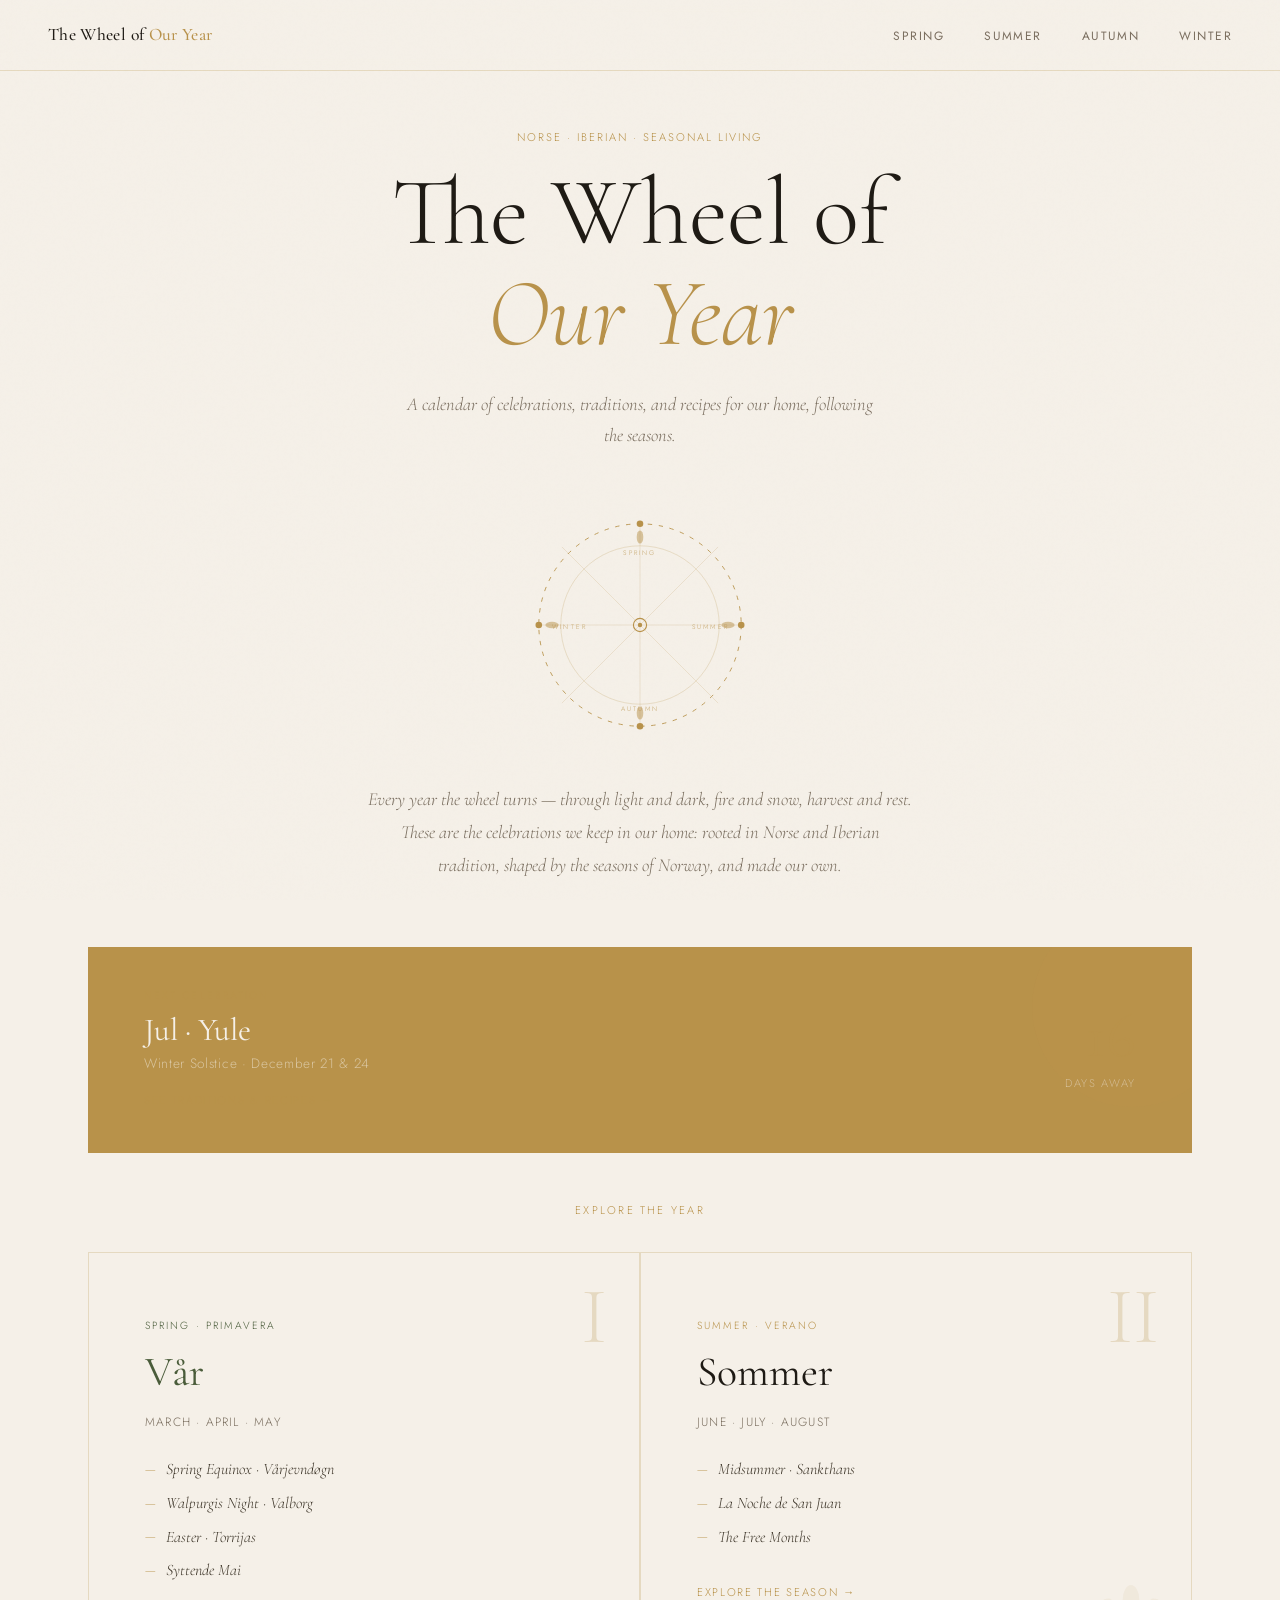
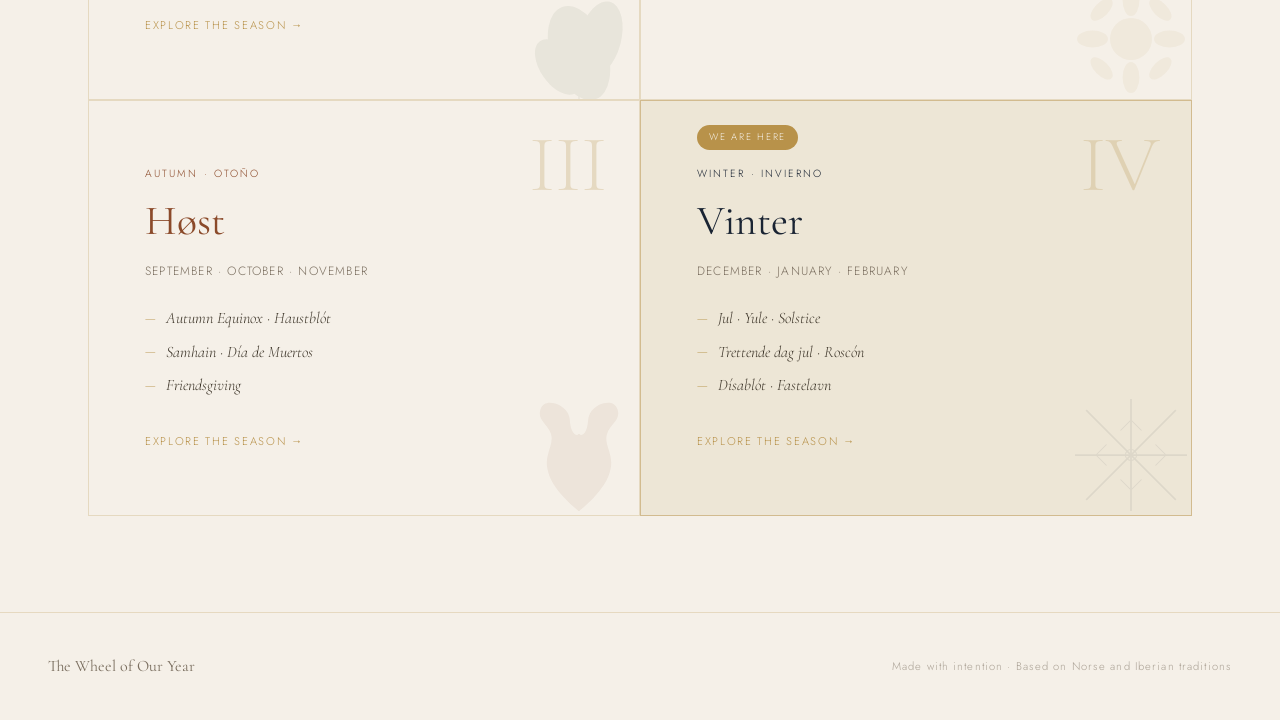
<file: index.html>
<!DOCTYPE html>
<html lang="en">
<head>
  <meta charset="UTF-8" />
  <meta name="viewport" content="width=device-width, initial-scale=1.0" />
  <title>The Wheel of Our Year</title>
  <link rel="stylesheet" href="css/style.css" />
  <style>
    /* Home-page specific */
    .home-intro {
      max-width: 640px;
      margin: 0 auto 4rem;
      text-align: center;
      padding: 0 3rem;
    }

    .home-intro p {
      font-family: 'Cormorant Garamond', serif;
      font-size: 1.15rem;
      font-style: italic;
      font-weight: 300;
      color: var(--ink-muted);
      line-height: 1.8;
    }

    /* Wheel SVG illustration */
    .wheel-container {
      display: flex;
      justify-content: center;
      margin: 0 auto 3rem;
      padding: 0 3rem;
    }

    .wheel-svg {
      width: 220px;
      height: 220px;
      animation: slowRotate 120s linear infinite;
    }

    @keyframes slowRotate {
      from { transform: rotate(0deg); }
      to { transform: rotate(360deg); }
    }

    /* Season card SVG botanical accents */
    .season-card .card-botanical {
      position: absolute;
      bottom: -10px;
      right: -10px;
      width: 140px;
      height: 140px;
      opacity: 0.07;
      transition: opacity 0.4s;
    }

    .season-card:hover .card-botanical { opacity: 0.13; }

    .seasons-section-label {
      text-align: center;
      font-size: 0.7rem;
      letter-spacing: 0.2em;
      text-transform: uppercase;
      color: var(--gold);
      margin-bottom: 2rem;
      padding: 0 3rem;
    }
  </style>
</head>
<body>

  <!-- Navigation -->
  <nav>
    <a href="index.html" class="nav-logo">The Wheel of <span>Our Year</span></a>
    <ul class="nav-links">
      <li><a href="spring/index.html">Spring</a></li>
      <li><a href="summer/index.html">Summer</a></li>
      <li><a href="autumn/index.html">Autumn</a></li>
      <li><a href="winter/index.html">Winter</a></li>
    </ul>
  </nav>

  <!-- Hero -->
  <header class="page-header">
    <span class="eyebrow fade-up fade-up-1">Norse · Iberian · Seasonal living</span>
    <h1 class="fade-up fade-up-2">The Wheel of<br><em>Our Year</em></h1>
    <p class="subtitle fade-up fade-up-3">A calendar of celebrations, traditions, and recipes for our home, following the seasons.</p>
  </header>

  <!-- Rotating wheel ornament -->
  <div class="wheel-container fade-up fade-up-3">
    <svg class="wheel-svg" viewBox="0 0 200 200" xmlns="http://www.w3.org/2000/svg">
      <!-- Outer ring -->
      <circle cx="100" cy="100" r="92" fill="none" stroke="#B8924A" stroke-width="0.8" stroke-dasharray="4 6"/>
      <!-- Inner ring -->
      <circle cx="100" cy="100" r="72" fill="none" stroke="#B8924A" stroke-width="0.4" opacity="0.5"/>
      <!-- Spokes -->
      <line x1="100" y1="8" x2="100" y2="192" stroke="#B8924A" stroke-width="0.4" opacity="0.4"/>
      <line x1="8" y1="100" x2="192" y2="100" stroke="#B8924A" stroke-width="0.4" opacity="0.4"/>
      <line x1="29" y1="29" x2="171" y2="171" stroke="#B8924A" stroke-width="0.4" opacity="0.4"/>
      <line x1="171" y1="29" x2="29" y2="171" stroke="#B8924A" stroke-width="0.4" opacity="0.4"/>
      <!-- Season markers -->
      <circle cx="100" cy="8" r="3" fill="#B8924A"/>
      <circle cx="192" cy="100" r="3" fill="#B8924A"/>
      <circle cx="100" cy="192" r="3" fill="#B8924A"/>
      <circle cx="8" cy="100" r="3" fill="#B8924A"/>
      <!-- Quarter labels -->
      <text x="100" y="36" text-anchor="middle" font-family="Jost, sans-serif" font-size="6" fill="#B8924A" letter-spacing="2" opacity="0.8">SPRING</text>
      <text x="164" y="104" text-anchor="middle" font-family="Jost, sans-serif" font-size="6" fill="#B8924A" letter-spacing="2" opacity="0.8">SUMMER</text>
      <text x="100" y="178" text-anchor="middle" font-family="Jost, sans-serif" font-size="6" fill="#B8924A" letter-spacing="2" opacity="0.8">AUTUMN</text>
      <text x="36" y="104" text-anchor="middle" font-family="Jost, sans-serif" font-size="6" fill="#B8924A" letter-spacing="2" opacity="0.8">WINTER</text>
      <!-- Centre -->
      <circle cx="100" cy="100" r="6" fill="none" stroke="#B8924A" stroke-width="1"/>
      <circle cx="100" cy="100" r="2" fill="#B8924A"/>
      <!-- Leaf motifs at cardinal points (tiny) -->
      <ellipse cx="100" cy="20" rx="3" ry="6" fill="#B8924A" opacity="0.5" transform="rotate(0 100 20)"/>
      <ellipse cx="180" cy="100" rx="3" ry="6" fill="#B8924A" opacity="0.5" transform="rotate(90 180 100)"/>
      <ellipse cx="100" cy="180" rx="3" ry="6" fill="#B8924A" opacity="0.5" transform="rotate(0 100 180)"/>
      <ellipse cx="20" cy="100" rx="3" ry="6" fill="#B8924A" opacity="0.5" transform="rotate(90 20 100)"/>
    </svg>
  </div>

  <!-- Intro text -->
  <div class="home-intro fade-up fade-up-4">
    <p>Every year the wheel turns — through light and dark, fire and snow, harvest and rest. These are the celebrations we keep in our home: rooted in Norse and Iberian tradition, shaped by the seasons of Norway, and made our own.</p>
  </div>

  <!-- Next celebration banner -->
  <div class="next-celebration fade-up fade-up-4" id="next-banner"></div>

  <!-- Season cards -->
  <p class="seasons-section-label fade-up fade-up-5">Explore the year</p>
  <div class="seasons-grid fade-up fade-up-5">

    <!-- Spring -->
    <a href="spring/index.html" class="season-card spring" id="card-spring">
      <span class="season-number">I</span>
      <span class="season-tag">Spring · Primavera</span>
      <h2>Vår</h2>
      <p class="season-months">March · April · May</p>
      <ul class="celebration-list">
        <li>Spring Equinox · Vårjevndøgn</li>
        <li>Walpurgis Night · Valborg</li>
        <li>Easter · Torrijas</li>
        <li>Syttende Mai</li>
      </ul>
      <div class="card-arrow">Explore the season →</div>
      <!-- Botanical: leaves -->
      <svg class="card-botanical" viewBox="0 0 200 200" xmlns="http://www.w3.org/2000/svg">
        <ellipse cx="100" cy="120" rx="40" ry="70" fill="#4A5C3A" transform="rotate(-20 100 120)"/>
        <ellipse cx="130" cy="100" rx="30" ry="55" fill="#4A5C3A" transform="rotate(15 130 100)"/>
        <ellipse cx="70" cy="140" rx="25" ry="45" fill="#4A5C3A" transform="rotate(-35 70 140)"/>
        <line x1="100" y1="190" x2="100" y2="80" stroke="#4A5C3A" stroke-width="2"/>
        <line x1="130" y1="155" x2="90" y2="130" stroke="#4A5C3A" stroke-width="1.5"/>
        <line x1="70" y1="165" x2="95" y2="145" stroke="#4A5C3A" stroke-width="1.5"/>
      </svg>
    </a>

    <!-- Summer -->
    <a href="summer/index.html" class="season-card summer" id="card-summer">
      <span class="season-number">II</span>
      <span class="season-tag">Summer · Verano</span>
      <h2>Sommer</h2>
      <p class="season-months">June · July · August</p>
      <ul class="celebration-list">
        <li>Midsummer · Sankthans</li>
        <li>La Noche de San Juan</li>
        <li>The Free Months</li>
      </ul>
      <div class="card-arrow">Explore the season →</div>
      <!-- Botanical: sun / flower -->
      <svg class="card-botanical" viewBox="0 0 200 200" xmlns="http://www.w3.org/2000/svg">
        <circle cx="100" cy="100" r="30" fill="#B8924A"/>
        <ellipse cx="100" cy="45" rx="12" ry="22" fill="#B8924A"/>
        <ellipse cx="100" cy="155" rx="12" ry="22" fill="#B8924A"/>
        <ellipse cx="45" cy="100" rx="12" ry="22" fill="#B8924A" transform="rotate(90 45 100)"/>
        <ellipse cx="155" cy="100" rx="12" ry="22" fill="#B8924A" transform="rotate(90 155 100)"/>
        <ellipse cx="58" cy="58" rx="10" ry="20" fill="#B8924A" transform="rotate(45 58 58)"/>
        <ellipse cx="142" cy="58" rx="10" ry="20" fill="#B8924A" transform="rotate(-45 142 58)"/>
        <ellipse cx="58" cy="142" rx="10" ry="20" fill="#B8924A" transform="rotate(-45 58 142)"/>
        <ellipse cx="142" cy="142" rx="10" ry="20" fill="#B8924A" transform="rotate(45 142 142)"/>
      </svg>
    </a>

    <!-- Autumn -->
    <a href="autumn/index.html" class="season-card autumn" id="card-autumn">
      <span class="season-number">III</span>
      <span class="season-tag">Autumn · Otoño</span>
      <h2>Høst</h2>
      <p class="season-months">September · October · November</p>
      <ul class="celebration-list">
        <li>Autumn Equinox · Haustblót</li>
        <li>Samhain · Día de Muertos</li>
        <li>Friendsgiving</li>
      </ul>
      <div class="card-arrow">Explore the season →</div>
      <!-- Botanical: oak leaf -->
      <svg class="card-botanical" viewBox="0 0 200 200" xmlns="http://www.w3.org/2000/svg">
        <path d="M100 180 C100 180 60 150 55 120 C50 100 65 85 60 70 C55 55 40 50 45 35 C50 20 70 25 80 35 C90 45 85 55 90 65 C95 75 100 70 100 70 C100 70 105 75 110 65 C115 55 110 45 120 35 C130 25 150 20 155 35 C160 50 145 55 140 70 C135 85 150 100 145 120 C140 150 100 180 100 180Z" fill="#8B4A2A"/>
        <line x1="100" y1="180" x2="100" y2="70" stroke="#8B4A2A" stroke-width="2"/>
        <line x1="100" y1="120" x2="75" y2="100" stroke="#8B4A2A" stroke-width="1.5"/>
        <line x1="100" y1="120" x2="125" y2="100" stroke="#8B4A2A" stroke-width="1.5"/>
        <line x1="100" y1="100" x2="80" y2="85" stroke="#8B4A2A" stroke-width="1"/>
        <line x1="100" y1="100" x2="120" y2="85" stroke="#8B4A2A" stroke-width="1"/>
      </svg>
    </a>

    <!-- Winter -->
    <a href="winter/index.html" class="season-card winter" id="card-winter">
      <span class="season-number">IV</span>
      <span class="season-tag">Winter · Invierno</span>
      <h2>Vinter</h2>
      <p class="season-months">December · January · February</p>
      <ul class="celebration-list">
        <li>Jul · Yule · Solstice</li>
        <li>Trettende dag jul · Roscón</li>
        <li>Dísablót · Fastelavn</li>
      </ul>
      <div class="card-arrow">Explore the season →</div>
      <!-- Botanical: snowflake / pine -->
      <svg class="card-botanical" viewBox="0 0 200 200" xmlns="http://www.w3.org/2000/svg">
        <line x1="100" y1="20" x2="100" y2="180" stroke="#1A2433" stroke-width="2.5"/>
        <line x1="20" y1="100" x2="180" y2="100" stroke="#1A2433" stroke-width="2.5"/>
        <line x1="36" y1="36" x2="164" y2="164" stroke="#1A2433" stroke-width="2.5"/>
        <line x1="164" y1="36" x2="36" y2="164" stroke="#1A2433" stroke-width="2.5"/>
        <line x1="100" y1="50" x2="85" y2="65" stroke="#1A2433" stroke-width="1.5"/>
        <line x1="100" y1="50" x2="115" y2="65" stroke="#1A2433" stroke-width="1.5"/>
        <line x1="100" y1="150" x2="85" y2="135" stroke="#1A2433" stroke-width="1.5"/>
        <line x1="100" y1="150" x2="115" y2="135" stroke="#1A2433" stroke-width="1.5"/>
        <line x1="50" y1="100" x2="65" y2="85" stroke="#1A2433" stroke-width="1.5"/>
        <line x1="50" y1="100" x2="65" y2="115" stroke="#1A2433" stroke-width="1.5"/>
        <line x1="150" y1="100" x2="135" y2="85" stroke="#1A2433" stroke-width="1.5"/>
        <line x1="150" y1="100" x2="135" y2="115" stroke="#1A2433" stroke-width="1.5"/>
        <circle cx="100" cy="100" r="8" fill="none" stroke="#1A2433" stroke-width="1.5"/>
        <circle cx="100" cy="100" r="3" fill="#1A2433"/>
      </svg>
    </a>

  </div>

  <!-- Footer -->
  <footer>
    <span class="footer-name">The Wheel of Our Year</span>
    <span class="footer-note">Made with intention · Based on Norse and Iberian traditions</span>
  </footer>

  <script>
    // ── Detect current season and next celebration ──
    const today = new Date();
    const month = today.getMonth() + 1; // 1–12
    const day = today.getDate();

    // Assign current season
    let currentSeason = '';
    if ((month === 3 && day >= 1) || month === 4 || month === 5) currentSeason = 'spring';
    else if (month === 6 || month === 7 || month === 8) currentSeason = 'summer';
    else if (month === 9 || month === 10 || month === 11) currentSeason = 'autumn';
    else currentSeason = 'winter';

    // Highlight current season card
    const currentCard = document.getElementById('card-' + currentSeason);
    if (currentCard) {
      currentCard.classList.add('current-season');
      const badge = document.createElement('span');
      badge.className = 'current-badge';
      badge.textContent = 'We are here';
      currentCard.prepend(badge);
    }

    // Next celebrations in order (month, day, name, date label, page)
    const celebrations = [
      { month: 3, day: 20, name: 'Spring Equinox', sub: 'Vårjevndøgn', date: 'March 19–21', page: 'spring/equinox.html' },
      { month: 4, day: 30, name: 'Walpurgis Night', sub: 'Valborg', date: 'April 30th', page: 'spring/walpurgis.html' },
      { month: 4, day: 10, name: 'Easter Weekend', sub: 'Påske · Torrijas', date: 'April (varies)', page: 'spring/easter.html' },
      { month: 5, day: 17, name: 'Syttende Mai', sub: 'Constitution Day', date: 'May 17th', page: 'spring/syttende-mai.html' },
      { month: 6, day: 23, name: 'Midsummer Eve', sub: 'Sankthans · San Juan', date: 'June 23rd', page: 'summer/midsummer.html' },
      { month: 8, day: 1,  name: 'First Harvest', sub: 'Freyfaxi', date: 'August 1st', page: 'summer/harvest.html' },
      { month: 9, day: 22, name: 'Autumn Equinox', sub: 'Haustblót', date: 'September 21–23', page: 'autumn/equinox.html' },
      { month: 10, day: 31, name: 'Samhain · Día de Muertos', sub: 'The ancestors\' weekend', date: 'October 31 – November 2', page: 'autumn/samhain.html' },
      { month: 11, day: 15, name: 'Friendsgiving', sub: 'Mid-November', date: 'Mid-November', page: 'autumn/friendsgiving.html' },
      { month: 12, day: 21, name: 'Jul · Yule', sub: 'Winter Solstice', date: 'December 21 & 24', page: 'winter/yule.html' },
      { month: 1,  day: 12, name: 'Midwinter', sub: 'The Long Rest', date: 'Early January', page: 'winter/midwinter.html' },
      { month: 1,  day: 6,  name: 'Trettende dag jul', sub: 'Roscón de Reyes', date: 'January 6th', page: 'winter/trettende.html' },
      { month: 2,  day: 2,  name: 'Dísablót · Fastelavn', sub: 'The Last Dark', date: 'February 1–2', page: 'winter/disablot.html' },
    ];

    function daysUntil(month, day) {
      const target = new Date(today.getFullYear(), month - 1, day);
      if (target < today) target.setFullYear(today.getFullYear() + 1);
      const diff = Math.ceil((target - today) / (1000 * 60 * 60 * 24));
      return diff;
    }

    // Find nearest upcoming
    let next = null;
    let minDays = Infinity;
    for (const c of celebrations) {
      const d = daysUntil(c.month, c.day);
      if (d < minDays) { minDays = d; next = c; }
    }

    if (next) {
      const banner = document.getElementById('next-banner');
      banner.innerHTML = `
        <div class="next-celebration-inner">
          <div>
            <span class="next-label">Next celebration</span>
            <div class="next-name">${next.name}</div>
            <div class="next-date">${next.sub} · ${next.date}</div>
            <a href="${next.page}" class="next-link">See traditions & recipes →</a>
          </div>
          <div class="next-days">
            <span class="days-number">${minDays}</span>
            <span class="days-label">days away</span>
          </div>
        </div>
      `;
    }
  </script>

</body>
</html>
</file>
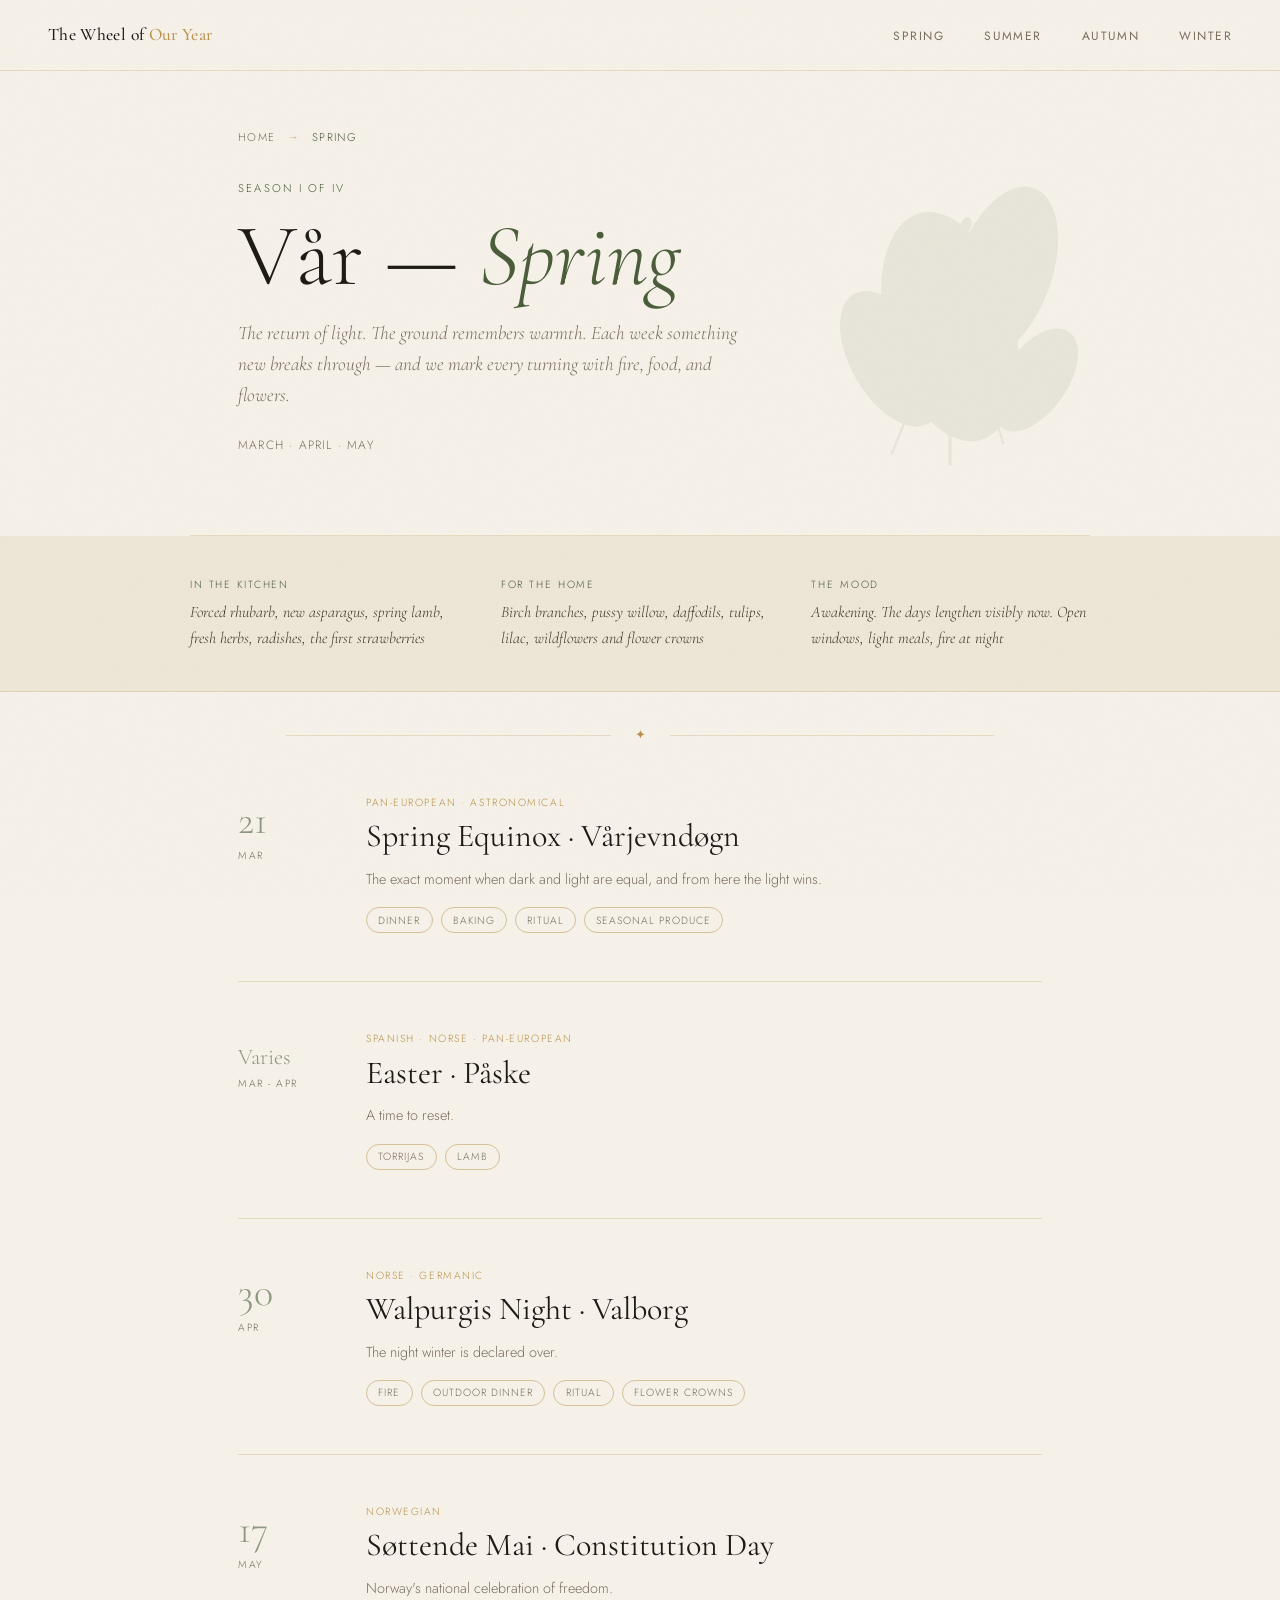
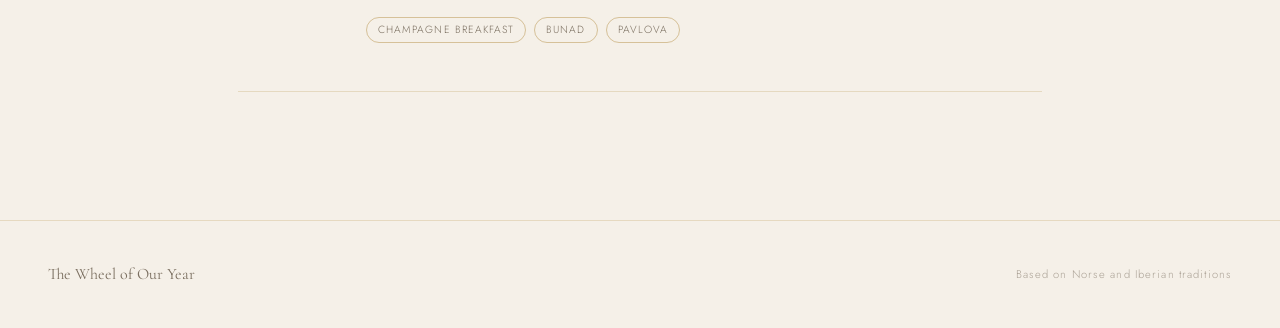
<file: spring/index.html>
<!DOCTYPE html>
<html lang="en">
<head>
  <meta charset="UTF-8" />
  <meta name="viewport" content="width=device-width, initial-scale=1.0" />
  <title>Spring · The Wheel of Our Year</title>
  <link rel="stylesheet" href="../css/style.css" />
  <style>
    /* Spring colour overrides */
    :root {
      --season-color: #4A5C3A;
      --season-light: #7A9A62;
      --season-pale: #EEF3E8;
    }

    .season-hero { border-bottom: 1px solid var(--border); margin-bottom: 0; }
    .season-hero .season-label { color: var(--moss); }
    .season-hero h1 { color: var(--ink); }
    .season-hero h1 em { color: var(--moss); font-style: italic; }

    /* Botanical background accent */
    .hero-botanical {
      position: absolute;
      right: -20px;
      top: 60px;
      width: 320px;
      opacity: 0.08;
      pointer-events: none;
    }

    /* Season intro band */
    .season-intro-band {
      background: var(--parchment);
      border-bottom: 1px solid var(--border);
      padding: 2.5rem 3rem;
    }

    .season-intro-band-inner {
      max-width: 900px;
      margin: 0 auto;
      display: grid;
      grid-template-columns: 1fr 1fr 1fr;
      gap: 2rem;
    }

    .band-item {}

    .band-item-label {
      font-size: 0.65rem;
      letter-spacing: 0.18em;
      text-transform: uppercase;
      color: var(--moss);
      margin-bottom: 0.4rem;
      display: block;
    }

    .band-item-text {
      font-family: 'Cormorant Garamond', serif;
      font-size: 1rem;
      font-style: italic;
      color: var(--ink-soft);
      line-height: 1.6;
    }

    /* Celebrations list page-specific tweaks */
    .celebration-entry.upcoming .cel-title {
      color: var(--moss);
    }

    .celebration-entry .cel-date-day {
      color: var(--moss);
      opacity: 0.6;
    }

    /* Section divider with botanical */
    .section-divider {
      display: flex;
      align-items: center;
      justify-content: center;
      padding: 2rem 3rem 0;
      max-width: 900px;
      margin: 0 auto;
    }

    .section-divider-line {
      flex: 1;
      height: 1px;
      background: var(--border);
    }

    .section-divider-ornament {
      margin: 0 1.5rem;
      color: var(--gold);
      font-size: 0.8rem;
    }

    @media (max-width: 768px) {
      .season-intro-band { padding: 2rem 1.5rem; }
      .season-intro-band-inner { grid-template-columns: 1fr; gap: 1rem; }
      .hero-botanical { display: none; }
    }
  </style>
</head>
<body>

  <!-- Navigation -->
  <nav>
    <a href="../index.html" class="nav-logo">The Wheel of <span>Our Year</span></a>
    <ul class="nav-links">
      <li><a href="../spring/index.html">Spring</a></li>
      <li><a href="../summer/index.html">Summer</a></li>
      <li><a href="../autumn/index.html">Autumn</a></li>
      <li><a href="../winter/index.html">Winter</a></li>
    </ul>
  </nav>

  <!-- Season hero -->
  <div class="season-hero fade-up fade-up-1">
    <div class="breadcrumb" style="margin-bottom: 2rem;">
      <a href="../index.html">Home</a>
      <span>→</span>
      <span style="color: var(--moss);">Spring</span>
    </div>

    <span class="season-label">Season I of IV</span>
    <h1>Vår — <em>Spring</em></h1>
    <p class="season-desc">The return of light. The ground remembers warmth. Each week something new breaks through — and we mark every turning with fire, food, and flowers.</p>
    <p class="season-months-row">March · April · May</p>

    <!-- Botanical decoration: large spring leaves -->
    <svg class="hero-botanical" viewBox="0 0 300 400" xmlns="http://www.w3.org/2000/svg">
      <ellipse cx="150" cy="250" rx="60" ry="110" fill="#4A5C3A" transform="rotate(-15 150 250)"/>
      <ellipse cx="200" cy="200" rx="45" ry="85" fill="#4A5C3A" transform="rotate(20 200 200)"/>
      <ellipse cx="95" cy="280" rx="38" ry="70" fill="#4A5C3A" transform="rotate(-30 95 280)"/>
      <ellipse cx="230" cy="300" rx="30" ry="55" fill="#4A5C3A" transform="rotate(35 230 300)"/>
      <!-- Stems -->
      <line x1="150" y1="380" x2="150" y2="180" stroke="#4A5C3A" stroke-width="3"/>
      <line x1="200" y1="360" x2="165" y2="240" stroke="#4A5C3A" stroke-width="2"/>
      <line x1="95" y1="370" x2="140" y2="260" stroke="#4A5C3A" stroke-width="2"/>
      <!-- Small buds -->
      <ellipse cx="148" cy="175" rx="6" ry="10" fill="#4A5C3A"/>
      <ellipse cx="165" cy="155" rx="5" ry="8" fill="#4A5C3A" transform="rotate(20 165 155)"/>
      <ellipse cx="135" cy="165" rx="4" ry="7" fill="#4A5C3A" transform="rotate(-20 135 165)"/>
    </svg>
  </div>

  <!-- Info band -->
  <div class="season-intro-band fade-up fade-up-2">
    <div class="season-intro-band-inner">
      <div class="band-item">
        <span class="band-item-label">In the kitchen</span>
        <p class="band-item-text">Forced rhubarb, new asparagus, spring lamb, fresh herbs, radishes, the first strawberries</p>
      </div>
      <div class="band-item">
        <span class="band-item-label">For the home</span>
        <p class="band-item-text">Birch branches, pussy willow, daffodils, tulips, lilac, wildflowers and flower crowns</p>
      </div>
      <div class="band-item">
        <span class="band-item-label">The mood</span>
        <p class="band-item-text">Awakening. The days lengthen visibly now. Open windows, light meals, fire at night</p>
      </div>
    </div>
  </div>

  <!-- Celebrations list -->
  <div class="celebrations-list">

    <div class="section-divider fade-up fade-up-2">
      <div class="section-divider-line"></div>
      <span class="section-divider-ornament">✦</span>
      <div class="section-divider-line"></div>
    </div>

    <!-- Spring Equinox -->
    <a href="equinox.html" class="celebration-entry fade-up fade-up-3">
      <div class="cel-date-col">
        <span class="cel-date-day">21</span>
        <span class="cel-date-month">Mar</span>
      </div>
      <div class="cel-content">
        <span class="cel-origin">Pan-European · Astronomical</span>
        <h2 class="cel-title">Spring Equinox · Vårjevndøgn</h2>
        <p class="cel-description">The exact moment when dark and light are equal, and from here the light wins.</p>
        <div class="cel-tags">
          <span class="cel-tag">Dinner</span>
          <span class="cel-tag">Baking</span>
          <span class="cel-tag">Ritual</span>
          <span class="cel-tag">Seasonal produce</span>
        </div>
      </div>
      <span class="cel-arrow">→</span>
    </a>

    <!-- Easter -->
    <a href="easter.html" class="celebration-entry fade-up fade-up-4">
      <div class="cel-date-col">
        <span class="cel-date-day" style="font-size: 1.4rem; padding-top: 0.6rem;">Varies</span>
        <span class="cel-date-month">Mar - Apr</span>
      </div>
      <div class="cel-content">
        <span class="cel-origin">Spanish · Norse · Pan-European</span>
        <h2 class="cel-title">Easter · Påske</h2>
        <p class="cel-description">A time to reset.</p>
        <div class="cel-tags">
          <span class="cel-tag">Torrijas</span>
          <span class="cel-tag">Lamb</span>
        </div>
      </div>
      <span class="cel-arrow">→</span>
    </a>
    
    <!-- Walpurgis -->
    <a href="walpurgis.html" class="celebration-entry fade-up fade-up-3">
      <div class="cel-date-col">
        <span class="cel-date-day">30</span>
        <span class="cel-date-month">Apr</span>
      </div>
      <div class="cel-content">
        <span class="cel-origin">Norse · Germanic</span>
        <h2 class="cel-title">Walpurgis Night · Valborg</h2>
        <p class="cel-description">The night winter is declared over.</p>
        <div class="cel-tags">
          <span class="cel-tag">Fire</span>
          <span class="cel-tag">Outdoor dinner</span>
          <span class="cel-tag">Ritual</span>
          <span class="cel-tag">Flower crowns</span>
        </div>
      </div>
      <span class="cel-arrow">→</span>
    </a>

    <!-- Syttende Mai -->
    <a href="syttende-mai.html" class="celebration-entry fade-up fade-up-4">
      <div class="cel-date-col">
        <span class="cel-date-day">17</span>
        <span class="cel-date-month">May</span>
      </div>
      <div class="cel-content">
        <span class="cel-origin">Norwegian</span>
        <h2 class="cel-title">Søttende Mai · Constitution Day</h2>
        <p class="cel-description">Norway's national celebration of freedom.</p>
        <div class="cel-tags">
          <span class="cel-tag">Champagne breakfast</span>
          <span class="cel-tag">Bunad</span>
          <span class="cel-tag">Pavlova</span>
        </div>
      </div>
      <span class="cel-arrow">→</span>
    </a>

  </div>

  <!-- Footer -->
  <footer>
    <span class="footer-name">The Wheel of Our Year</span>
    <span class="footer-note">Based on Norse and Iberian traditions</span>
  </footer>

</body>
</html>
</file>
<file: css/style.css>
@import url('https://fonts.googleapis.com/css2?family=Cormorant+Garamond:ital,wght@0,300;0,400;0,500;0,600;1,300;1,400;1,500&family=Jost:wght@300;400;500&display=swap');

/* ── Variables ── */
:root {
  --cream: #F5F0E8;
  --parchment: #EDE6D6;
  --ink: #1E1A14;
  --ink-soft: #3D3529;
  --ink-muted: #7A6E5F;
  --gold: #B8924A;
  --gold-light: #D4AF72;
  --gold-pale: #F0E0B8;
  --moss: #4A5C3A;
  --pastel-green: #B7E585;
  --rust: #8B4A2A;
  --midnight: #1A2433;
  --border: rgba(184, 146, 74, 0.25);
  --border-strong: rgba(184, 146, 74, 0.5);

  --font-display: 'Cormorant Garamond', Georgia, serif;
  --font-body: 'Jost', sans-serif;
}

/* ── Reset ── */
*, *::before, *::after { box-sizing: border-box; margin: 0; padding: 0; }
html { scroll-behavior: smooth; }

body {
  background-color: var(--cream);
  color: var(--ink);
  font-family: var(--font-body);
  font-weight: 300;
  font-size: 16px;
  line-height: 1.7;
  min-height: 100vh;
  overflow-x: hidden;
}

/* ── Noise texture overlay ── */
body::before {
  content: '';
  position: fixed;
  inset: 0;
  background-image: url("data:image/svg+xml,%3Csvg viewBox='0 0 256 256' xmlns='http://www.w3.org/2000/svg'%3E%3Cfilter id='noise'%3E%3CfeTurbulence type='fractalNoise' baseFrequency='0.9' numOctaves='4' stitchTiles='stitch'/%3E%3C/filter%3E%3Crect width='100%25' height='100%25' filter='url(%23noise)' opacity='0.04'/%3E%3C/svg%3E");
  pointer-events: none;
  z-index: 1000;
  opacity: 0.4;
}

/* ── Navigation ── */
nav {
  position: fixed;
  top: 0;
  left: 0;
  right: 0;
  z-index: 100;
  padding: 1.25rem 3rem;
  display: flex;
  align-items: center;
  justify-content: space-between;
  background: rgba(245, 240, 232, 0.88);
  backdrop-filter: blur(12px);
  border-bottom: 1px solid var(--border);
}

.nav-logo {
  font-family: var(--font-display);
  font-size: 1.1rem;
  font-weight: 500;
  color: var(--ink);
  text-decoration: none;
  letter-spacing: 0.02em;
}

.nav-logo span {
  color: var(--gold);
}

.nav-links {
  display: flex;
  gap: 2.5rem;
  list-style: none;
}

.nav-links a {
  font-family: var(--font-body);
  font-size: 0.75rem;
  font-weight: 400;
  letter-spacing: 0.12em;
  text-transform: uppercase;
  color: var(--ink-muted);
  text-decoration: none;
  transition: color 0.2s;
}

.nav-links a:hover { color: var(--gold); }

/* ── Page header ── */
.page-header {
  padding: 8rem 3rem 4rem;
  text-align: center;
  position: relative;
}

.page-header .eyebrow {
  font-family: var(--font-body);
  font-size: 0.7rem;
  letter-spacing: 0.18em;
  text-transform: uppercase;
  color: var(--gold);
  margin-bottom: 1rem;
  display: block;
}

.page-header h1 {
  font-family: var(--font-display);
  font-size: clamp(3rem, 8vw, 6rem);
  font-weight: 300;
  line-height: 1.05;
  color: var(--ink);
  margin-bottom: 1.5rem;
}

.page-header h1 em {
  font-style: italic;
  color: var(--gold);
}

.page-header .subtitle {
  font-family: var(--font-display);
  font-size: 1.15rem;
  font-style: italic;
  color: var(--ink-muted);
  font-weight: 300;
  max-width: 480px;
  margin: 0 auto;
}

/* ── Divider ornament ── */
.ornament {
  display: flex;
  align-items: center;
  justify-content: center;
  gap: 1rem;
  margin: 2rem 0;
  color: var(--gold);
  font-size: 0.7rem;
  letter-spacing: 0.2em;
}

.ornament::before,
.ornament::after {
  content: '';
  flex: 1;
  max-width: 120px;
  height: 1px;
  background: linear-gradient(to right, transparent, var(--gold-light));
}

.ornament::after {
  background: linear-gradient(to left, transparent, var(--gold-light));
}

/* ── Season cards (home page) ── */
.seasons-grid {
  display: grid;
  grid-template-columns: repeat(2, 1fr);
  gap: 0;
  max-width: 1200px;
  margin: 0 auto;
  padding: 0 3rem 6rem;
}

.season-card {
  position: relative;
  padding: 4rem 3.5rem;
  border: 1px solid var(--border);
  text-decoration: none;
  color: inherit;
  overflow: hidden;
  transition: background 0.4s;
  cursor: pointer;
  display: block;
}

.season-card::before {
  content: '';
  position: absolute;
  inset: 0;
  opacity: 0;
  transition: opacity 0.4s;
}

.season-card:hover::before { opacity: 1; }

.season-card.spring::before { background: rgba(213, 240, 183, 0.04); }
.season-card.summer::before { background: rgba(184, 146, 74, 0.06); }
.season-card.autumn::before { background: rgba(139, 74, 42, 0.06); }
.season-card.winter::before { background: rgba(26, 36, 51, 0.06); }

.season-card .season-number {
  font-family: var(--font-display);
  font-size: 5rem;
  font-weight: 300;
  color: var(--border);
  position: absolute;
  top: 1.5rem;
  right: 2rem;
  line-height: 1;
  transition: color 0.4s;
}

.season-card:hover .season-number { color: rgba(184, 146, 74, 0.2); }

.season-card .season-tag {
  font-size: 0.65rem;
  letter-spacing: 0.2em;
  text-transform: uppercase;
  margin-bottom: 1rem;
  display: block;
}

.season-card.spring .season-tag { color: var(--moss); }
.season-card.summer .season-tag { color: var(--gold); }
.season-card.autumn .season-tag { color: var(--rust); }
.season-card.winter .season-tag { color: var(--midnight); }

.season-card h2 {
  font-family: var(--font-display);
  font-size: 2.6rem;
  font-weight: 400;
  line-height: 1.1;
  margin-bottom: 1rem;
  transition: color 0.3s;
}

.season-card.spring h2 { color: var(--moss); }
.season-card.summer h2 { color: var(--ink); }
.season-card.autumn h2 { color: var(--rust); }
.season-card.winter h2 { color: var(--midnight); }

.season-card .season-months {
  font-size: 0.75rem;
  letter-spacing: 0.1em;
  color: var(--ink-muted);
  margin-bottom: 1.5rem;
  text-transform: uppercase;
}

.season-card .celebration-list {
  list-style: none;
  display: flex;
  flex-direction: column;
  gap: 0.4rem;
}

.season-card .celebration-list li {
  font-family: var(--font-display);
  font-size: 1rem;
  font-style: italic;
  color: var(--ink-soft);
  display: flex;
  align-items: center;
  gap: 0.6rem;
}

.season-card .celebration-list li::before {
  content: '—';
  color: var(--gold);
  font-style: normal;
  font-size: 0.8rem;
}

.season-card .card-arrow {
  margin-top: 2rem;
  font-size: 0.7rem;
  letter-spacing: 0.15em;
  text-transform: uppercase;
  color: var(--gold);
  display: flex;
  align-items: center;
  gap: 0.5rem;
  transition: gap 0.3s;
}

.season-card:hover .card-arrow { gap: 0.8rem; }

.season-card.current-season {
  background: var(--parchment);
  border-color: var(--border-strong);
}

.season-card.current-season .current-badge {
  position: absolute;
  top: 1.5rem;
  left: 3.5rem;
  font-size: 0.6rem;
  letter-spacing: 0.18em;
  text-transform: uppercase;
  color: var(--cream);
  background: var(--gold);
  padding: 0.25rem 0.75rem;
  border-radius: 20px;
}

/* ── Next celebration banner ── */
.next-celebration {
  max-width: 1200px;
  margin: 0 auto 3rem;
  padding: 0 3rem;
}

.next-celebration-inner {
  background: var(--gold);
  color: var(--cream);
  padding: 2.5rem 3.5rem;
  display: flex;
  align-items: center;
  justify-content: space-between;
  gap: 2rem;
  position: relative;
  overflow: hidden;
}

.next-celebration-inner::before {
  content: '';
  position: absolute;
  top: -40px;
  right: -40px;
  width: 200px;
  height: 200px;
  border-radius: 50%;
  background: rgba(184, 146, 74, 0.08);
}

.next-label {
  font-size: 0.65rem;
  letter-spacing: 0.2em;
  text-transform: uppercase;
  color: var(--gold);
  margin-bottom: 0.5rem;
  display: block;
}

.next-name {
  font-family: var(--font-display);
  font-size: 2rem;
  font-weight: 400;
  line-height: 1.1;
  margin-bottom: 0.3rem;
}

.next-date {
  font-size: 0.85rem;
  color: rgba(245, 240, 232, 0.55);
  letter-spacing: 0.05em;
}

.next-days {
  text-align: right;
  flex-shrink: 0;
}

.next-days .days-number {
  font-family: var(--font-display);
  font-size: 4rem;
  font-weight: 300;
  color: var(--gold);
  line-height: 1;
  display: block;
}

.next-days .days-label {
  font-size: 0.7rem;
  letter-spacing: 0.15em;
  text-transform: uppercase;
  color: rgba(245, 240, 232, 0.5);
}

.next-link {
  display: inline-flex;
  align-items: center;
  gap: 0.5rem;
  margin-top: 1rem;
  font-size: 0.7rem;
  letter-spacing: 0.15em;
  text-transform: uppercase;
  color: var(--gold);
  text-decoration: none;
  transition: gap 0.3s;
}

.next-link:hover { gap: 0.8rem; }

/* ── Season page celebrations list ── */
.celebrations-list {
  max-width: 900px;
  margin: 0 auto;
  padding: 0 3rem 8rem;
}

.celebration-entry {
  display: grid;
  grid-template-columns: 80px 1fr;
  gap: 0 3rem;
  padding: 3rem 0;
  border-bottom: 1px solid var(--border);
  text-decoration: none;
  color: inherit;
  position: relative;
  transition: padding-left 0.3s;
}

.celebration-entry:hover { padding-left: 0.5rem; }

.celebration-entry:first-child { border-top: 1px solid var(--border); }

.cel-date-col {
  padding-top: 0.35rem;
}

.cel-date-day {
  font-family: var(--font-display);
  font-size: 2.5rem;
  font-weight: 300;
  color: var(--gold-light);
  line-height: 1;
  display: block;
}

.cel-date-month {
  font-size: 0.65rem;
  letter-spacing: 0.15em;
  text-transform: uppercase;
  color: var(--ink-muted);
}

.cel-content {}

.cel-origin {
  font-size: 0.65rem;
  letter-spacing: 0.15em;
  text-transform: uppercase;
  color: var(--gold);
  margin-bottom: 0.4rem;
  display: block;
}

.cel-title {
  font-family: var(--font-display);
  font-size: 2rem;
  font-weight: 400;
  line-height: 1.15;
  margin-bottom: 0.75rem;
  color: var(--ink);
}

.cel-description {
  font-size: 0.9rem;
  color: var(--ink-muted);
  line-height: 1.7;
  max-width: 540px;
  margin-bottom: 1rem;
}

.cel-tags {
  display: flex;
  gap: 0.5rem;
  flex-wrap: wrap;
}

.cel-tag {
  font-size: 0.65rem;
  letter-spacing: 0.1em;
  text-transform: uppercase;
  padding: 0.2rem 0.7rem;
  border: 1px solid var(--border-strong);
  color: var(--ink-muted);
  border-radius: 20px;
}

.cel-arrow {
  position: absolute;
  right: 0;
  top: 50%;
  transform: translateY(-50%);
  font-size: 1.2rem;
  color: var(--gold);
  opacity: 0;
  transition: opacity 0.3s, right 0.3s;
}

.celebration-entry:hover .cel-arrow {
  opacity: 1;
  right: -0.3rem;
}

/* ── Season page header ── */
.season-hero {
  padding: 8rem 3rem 5rem;
  max-width: 900px;
  margin: 0 auto;
  position: relative;
}

.season-hero .back-link {
  display: inline-flex;
  align-items: center;
  gap: 0.5rem;
  font-size: 0.7rem;
  letter-spacing: 0.15em;
  text-transform: uppercase;
  color: var(--ink-muted);
  text-decoration: none;
  margin-bottom: 3rem;
  transition: color 0.2s, gap 0.3s;
}

.season-hero .back-link:hover { color: var(--gold); gap: 0.7rem; }

.season-hero .season-label {
  font-size: 0.7rem;
  letter-spacing: 0.2em;
  text-transform: uppercase;
  margin-bottom: 0.75rem;
  display: block;
}

.season-hero h1 {
  font-family: var(--font-display);
  font-size: clamp(3.5rem, 7vw, 5.5rem);
  font-weight: 300;
  line-height: 1.05;
  margin-bottom: 1rem;
}

.season-hero .season-desc {
  font-family: var(--font-display);
  font-size: 1.2rem;
  font-style: italic;
  color: var(--ink-muted);
  max-width: 520px;
  line-height: 1.6;
  margin-bottom: 1.5rem;
}

.season-hero .season-months-row {
  font-size: 0.75rem;
  letter-spacing: 0.1em;
  text-transform: uppercase;
  color: var(--ink-muted);
}

/* ── SVG botanical decorations ── */
.botanical {
  position: absolute;
  pointer-events: none;
  opacity: 0.18;
}

/* ── Breadcrumb ── */
.breadcrumb {
  font-size: 0.7rem;
  letter-spacing: 0.12em;
  text-transform: uppercase;
  color: var(--ink-muted);
  display: flex;
  align-items: center;
  gap: 0.75rem;
}

.breadcrumb a {
  color: var(--ink-muted);
  text-decoration: none;
  transition: color 0.2s;
}

.breadcrumb a:hover { color: var(--gold); }

.breadcrumb span { color: var(--gold-light); }

/* ── Footer ── */
footer {
  border-top: 1px solid var(--border);
  padding: 2.5rem 3rem;
  display: flex;
  align-items: center;
  justify-content: space-between;
}

footer .footer-name {
  font-family: var(--font-display);
  font-size: 1rem;
  font-weight: 400;
  color: var(--ink-muted);
}

footer .footer-note {
  font-size: 0.7rem;
  letter-spacing: 0.1em;
  color: var(--ink-muted);
  opacity: 0.6;
}

/* ── Animations ── */
@keyframes fadeUp {
  from { opacity: 0; transform: translateY(24px); }
  to { opacity: 1; transform: translateY(0); }
}

.fade-up {
  opacity: 0;
  animation: fadeUp 0.8s ease forwards;
}

.fade-up-1 { animation-delay: 0.1s; }
.fade-up-2 { animation-delay: 0.25s; }
.fade-up-3 { animation-delay: 0.4s; }
.fade-up-4 { animation-delay: 0.55s; }
.fade-up-5 { animation-delay: 0.7s; }

/* ── Responsive ── */
@media (max-width: 768px) {
  nav { padding: 1rem 1.5rem; }
  .nav-links { display: none; }
  .seasons-grid { grid-template-columns: 1fr; padding: 0 1.5rem 4rem; }
  .season-card { padding: 2.5rem 2rem; }
  .next-celebration { padding: 0 1.5rem; }
  .next-celebration-inner { flex-direction: column; align-items: flex-start; padding: 2rem; }
  .next-days { text-align: left; }
  .page-header { padding: 6rem 1.5rem 3rem; }
  .celebrations-list { padding: 0 1.5rem 5rem; }
  .season-hero { padding: 6rem 1.5rem 3rem; }
  .celebration-entry { grid-template-columns: 60px 1fr; gap: 0 1.5rem; }
  footer { flex-direction: column; gap: 0.5rem; text-align: center; padding: 2rem 1.5rem; }
}
</file>
